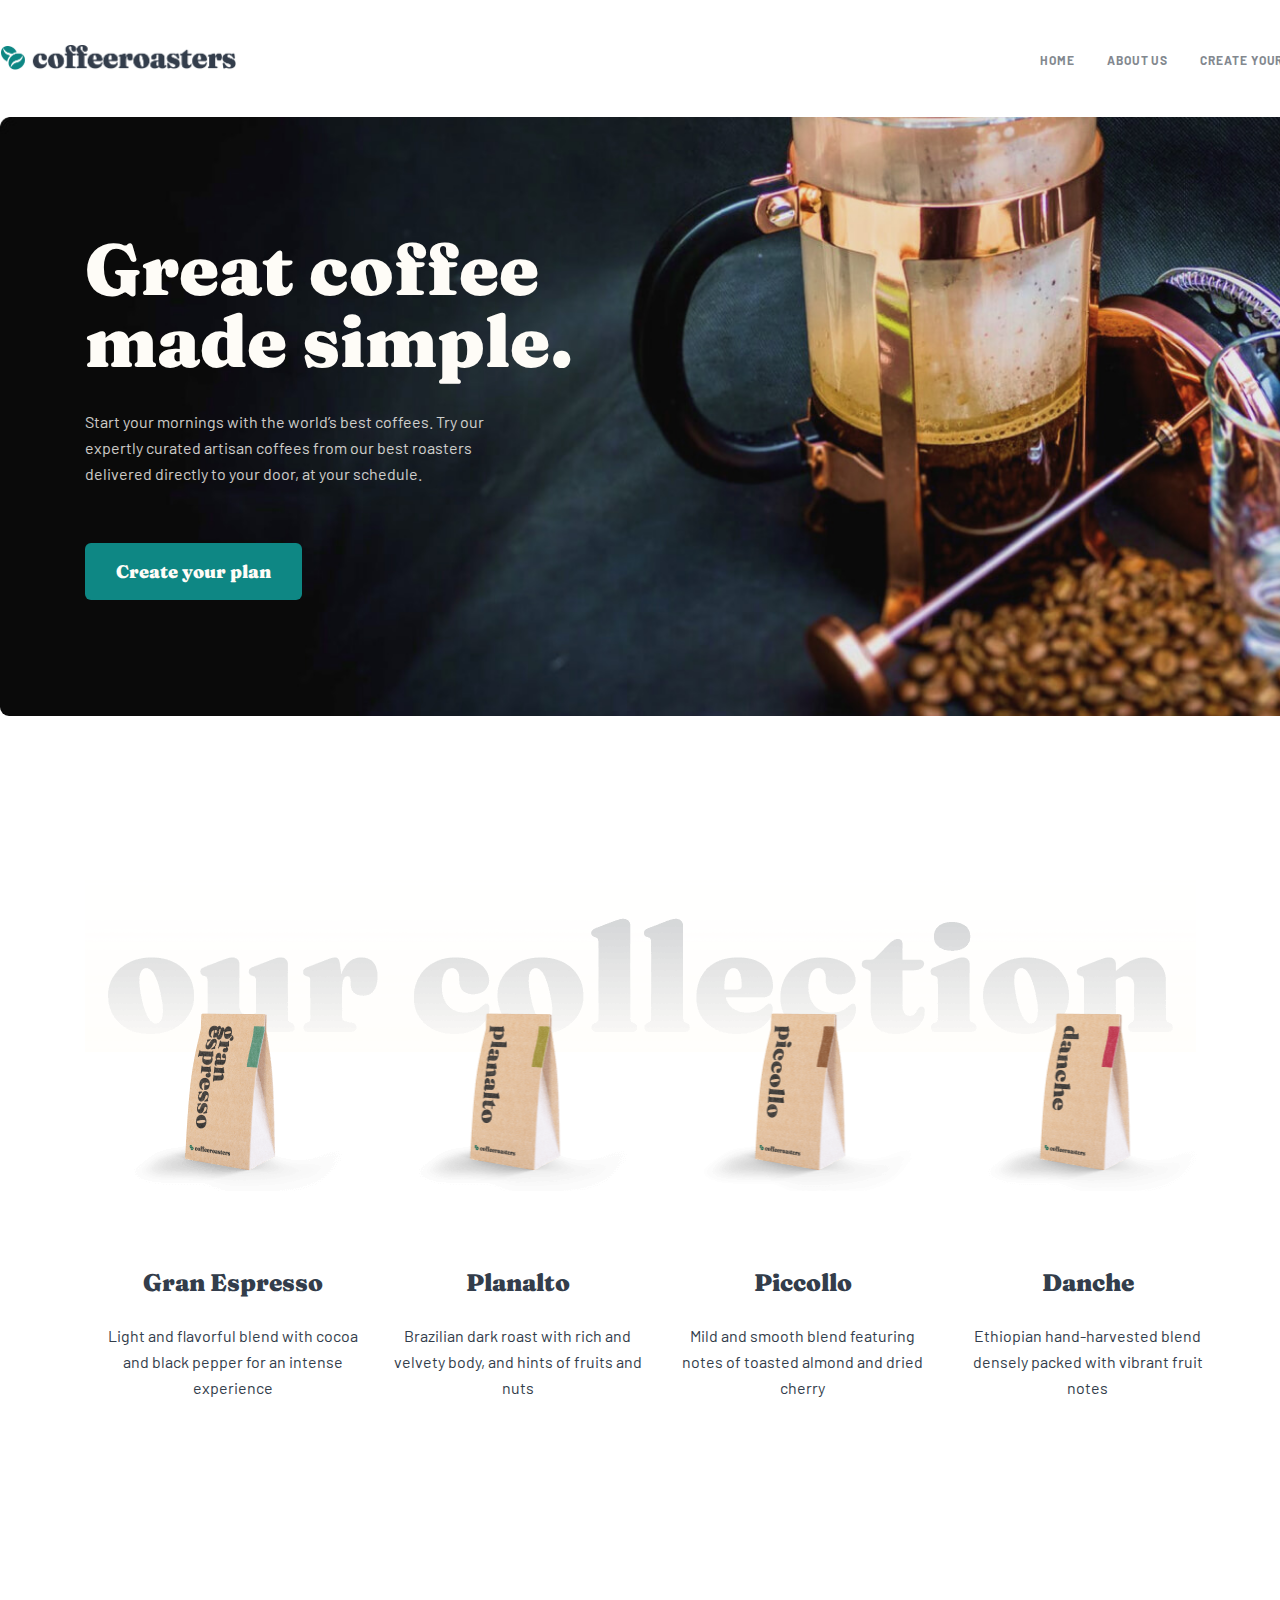
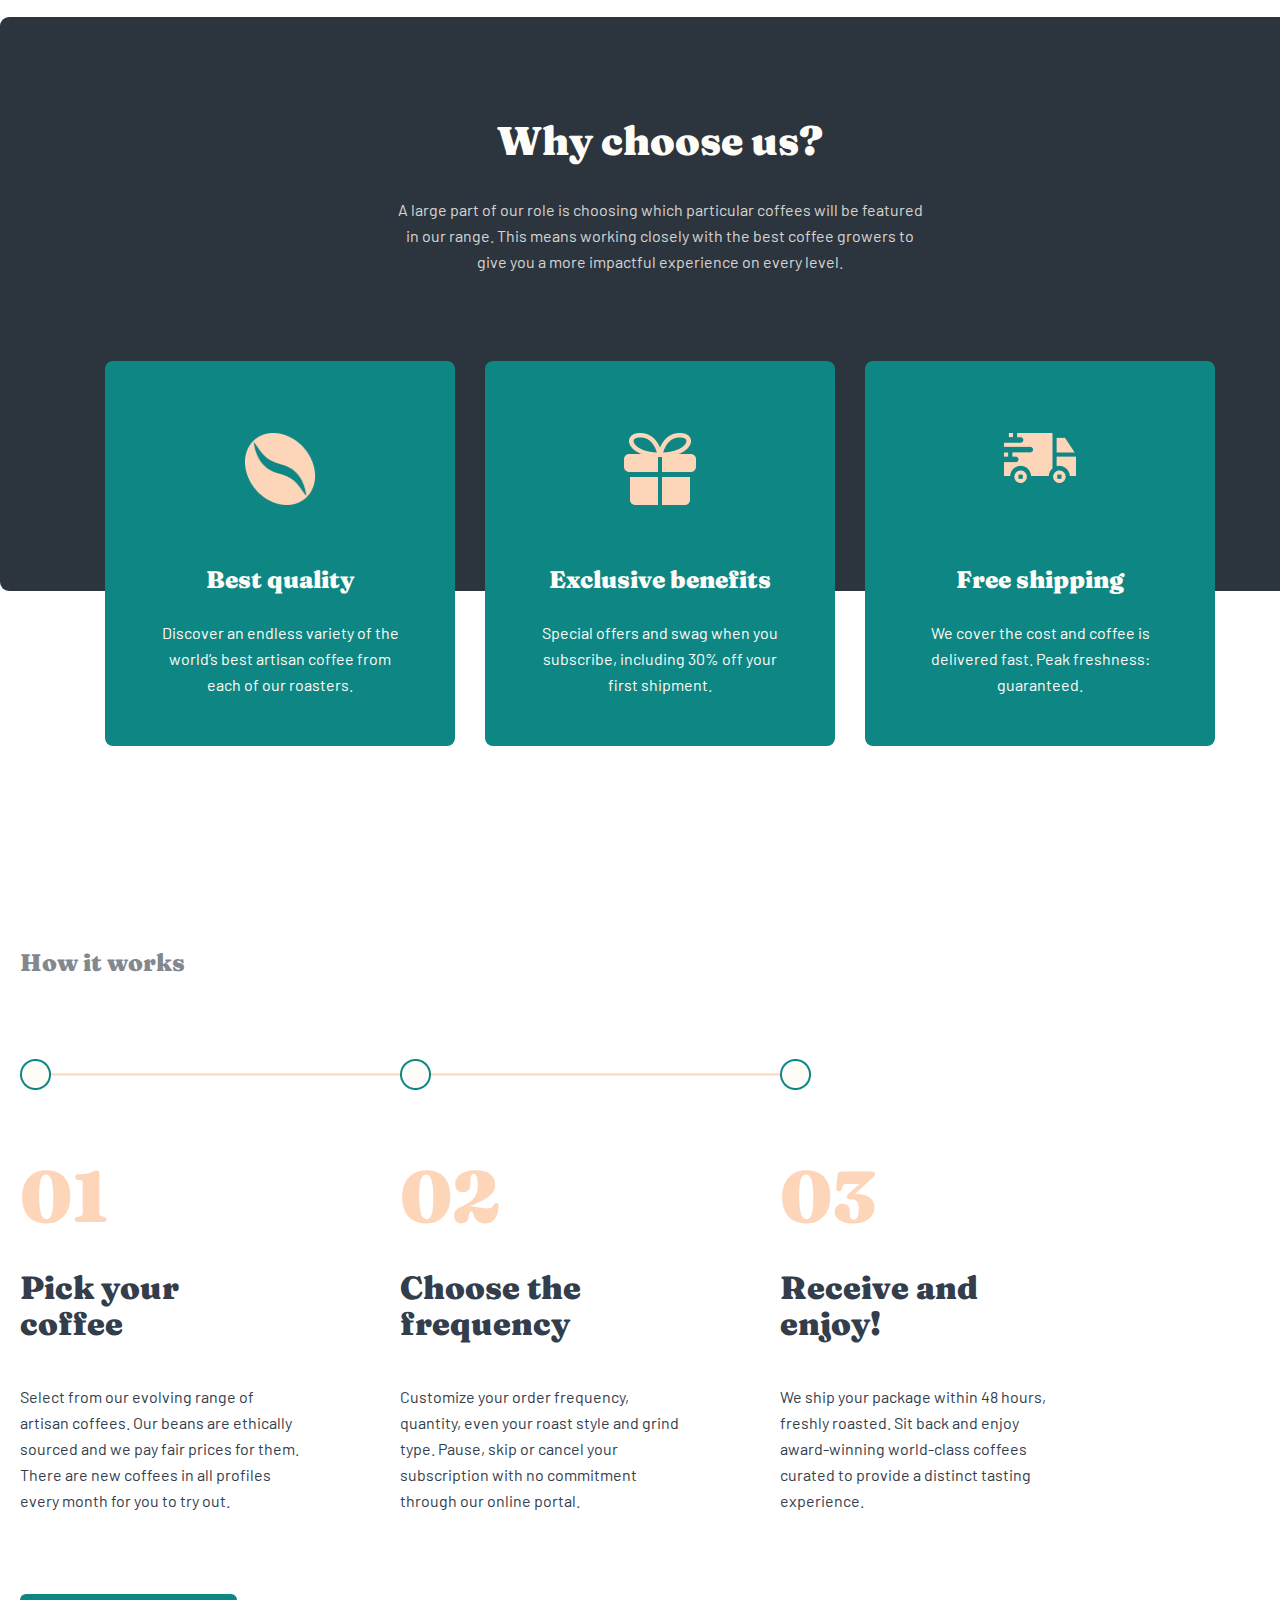
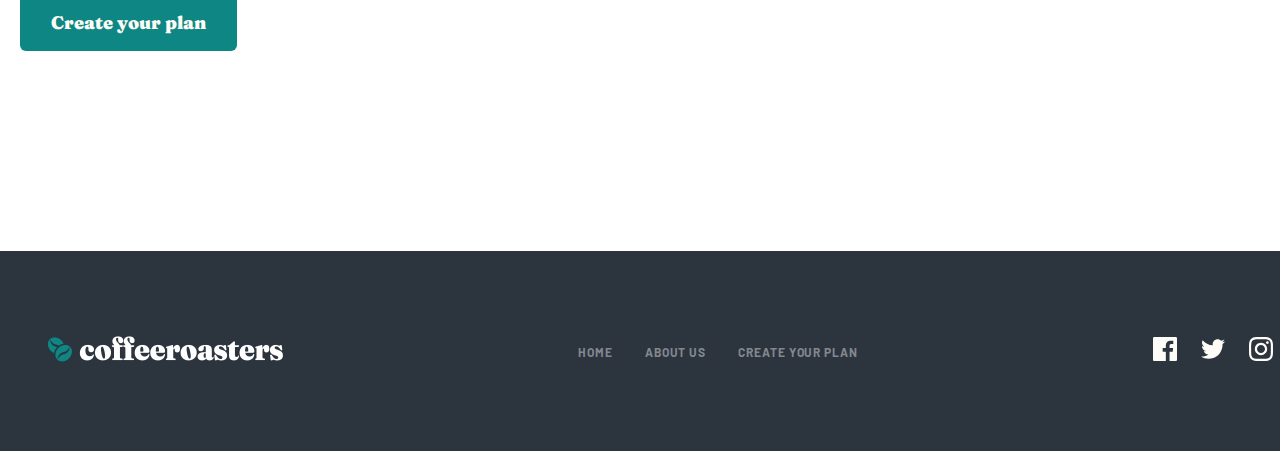
<file: index.html>
<!DOCTYPE html>
<html lang="en">
<head>
  <meta charset="UTF-8">
  <meta http-equiv="X-UA-Compatible" content="IE=edge">
  <meta name="viewport" content="width=device-width, initial-scale=1.0">
  <link rel="stylesheet" href="./css/main.css">
  <title>Coffeeroasters</title>
</head>
<body>

  <!-- !  HEADER   -->
  <header class="header">
    <div class="container header-container">

      <a href="#" class="logo-link">
        <img src="./image/foffeeroasters-logo.png" width="236" height="26" alt="coffeeroasters logo image" class="logo-img">
      </a>

      <nav class="site-nav">
        <ul class="site-nav-list">

          <li class="site-nav-item">
            <a class="site-nav-link" href="#">HOME</a>
          </li>

          <li class="site-nav-item">
            <a class="site-nav-link" href="./about-us.html">ABOUT US</a>
          </li>

          <li class="site-nav-item">
            <a class="site-nav-link" href="./subscribe.html">CREATE YOUR PLAN</a>
          </li>

        </ul>
      </nav>

    </div> 
  </header>


  <!-- !  MAIN   -->
  <main class="main">

    <!-- !  HERO   -->
    <section class="hero">
      <div class="container hero-container">

        <h1 class="hero-heading">Great coffee made simple.</h1>

        <p class="hero-desc">Start your mornings with the world’s best coffees. Try our expertly curated artisan coffees from our best roasters delivered directly to your door, at your schedule.</p>

        <button class="site-btn hero-btn">Create your plan</button>


      </div>
    </section>


    <!-- !  COLLECTION   -->
    <section class="collection">
      <div class="container collection-container">

        <ul class="collection-list">

          <li class="collection-item">

            <img class="collection-img" src="./image/espresso.png" width="255" height="193" alt="espress coffee package">
            <h3 class="collection-heading">Gran Espresso</h3>
            <p class="collection-desc">Light and flavorful blend with cocoa and black pepper for an intense experience</p>

          </li>

          <li class="collection-item">

            <img class="collection-img" src="./image/planalto-coffee.png" width="255" height="193" alt="Planalto coffee package">
            <h3 class="collection-heading">Planalto</h3>
            <p class="collection-desc">Brazilian dark roast with rich and velvety body, and hints of fruits and nuts</p>

          </li>

          <li class="collection-item">

            <img class="collection-img" src="./image/piccollo-coffee.png" width="255" height="193" alt="Piccollo coffee package">
            <h3 class="collection-heading">Piccollo</h3>
            <p class="collection-desc">Mild and smooth blend featuring notes of toasted almond and dried cherry</p>

          </li>

          <li class="collection-item">

            <img class="collection-img" src="./image/danche-cofffee.png" width="255" height="193" alt="Danche coffee package">
            <h3 class="collection-heading">Danche</h3>
            <p class="collection-desc">Ethiopian hand-harvested blend densely packed with vibrant fruit notes</p>

          </li>


        </ul>


      </div>
    </section>

    <!-- !  CHOOSING  -->
    <section class="choosing">
      <div class="container choosing-container">

        <h2 class="choosing-heading">Why choose us?</h2>
        <p class="choosing-desc">A large part of our role is choosing which particular coffees will be featured in our range. This means working closely with the best coffee growers to give you a more impactful experience on every level.</p>

        <ul class="choosing-list">

          <li class="choosing-item">
            <img src="./image/coffee-bean.png" width="72" height="72" alt="coffee bean">
            <h3 class="choosing-item-hesding">Best quality</h3>
            <p class="choosing-item-desc">Discover an endless variety of the world’s best artisan coffee from each of our roasters.</p>
          </li>

          <li class="choosing-item">
            <img src="./image/Combined-Shape.png" width="72" height="72" alt="Exclusive benefits">
            <h3 class="choosing-item-hesding">Exclusive benefits</h3>
            <p class="choosing-item-desc">Special offers and swag when you subscribe, including 30% off your first shipment.</p>
          </li>

          <li class="choosing-item">
            <img class="choosing-item-img" src="./image/free-shipping.png" width="72" height="50" alt="free shipping logo">
            <h3 class="choosing-item-hesding">Free shipping</h3>
            <p class="choosing-item-desc">We cover the cost and coffee is delivered fast. Peak freshness: guaranteed.</p>
          </li>

        
        </ul>

      </div>
    </section>


    <!-- !  WORKING  -->
    <section class="working">
      <div class="container working-container">

        <h2 class="working-heading">How it works</h2>

        <img src="./image/working-img.png" width="791" height="31" alt="decorative painting">

        <ol class="working-list">

          <li class="working-item">

            <strong class="working-item-number">01</strong>
            <h3 class="working-item-heading">Pick your <br> coffee</h3>
            <p class="working-item-desc">Select from our evolving range of artisan coffees. Our beans are ethically sourced and we pay fair prices for them. There are new coffees in all profiles every month for you to try out.</p>
            
          </li>

          <li class="working-item">

            <strong class="working-item-number">02</strong>
            <h3 class="working-item-heading">Choose the frequency</h3>
            <p class="working-item-desc">Customize your order frequency, quantity, even your roast style and grind type. Pause, skip or cancel your subscription with no commitment through our online portal.</p>
            
          </li>

          <li class="working-item">

            <strong class="working-item-number">03</strong>
            <h3 class="working-item-heading">Receive and enjoy!</h3>
            <p class="working-item-desc">We ship your package within 48 hours, freshly roasted. Sit back and enjoy award-winning world-class coffees curated to provide a distinct tasting experience.</p>
            
          </li>

        </ol>

        <button class="site-btn working-btn">Create your plan</button>


      </div>
    </section>



  </main>


  <!-- !  FOOTER   -->
  <footer class="footer">
    <div class="container footer-container">

      <a class="footer-logo-link" href="#">
        <img src="./image/coffeeroasters-logo2.png" width="236" height="26" alt="coffeeroasters logo">
      </a>
      
      <nav class="footer-nav">
        <ul class="footer-nav-list">

          <li class="footer-nav-item">
            <a class="footer-nav-link" href="#">HOME</a>
          </li>

          <li class="footer-nav-item">
            <a class="footer-nav-link" href="./about-us.html">ABOUT US</a>
          </li>

          <li class="footer-nav-item">
            <a class="footer-nav-link" href="./subscribe.html">CREATE YOUR PLAN</a>
          </li>

        </ul>
      </nav>

      <div class="footer-likns">
        
        <a class="footer-link" href="#">
          <img src="./image/facebook-logo.svg" width="24" height="24" alt="facebook logo">
        </a>

        <a href="#">
          <img src="./image/twet.svg" width="24" height="20" alt="twitter logo">
        </a>

        <a href="#">
          <img src="./image/insta.svg" width="24" height="24" alt="instagram logo">
        </a>
      </div>
      

    </div>
  </footer>


</body>
</html>
</file>
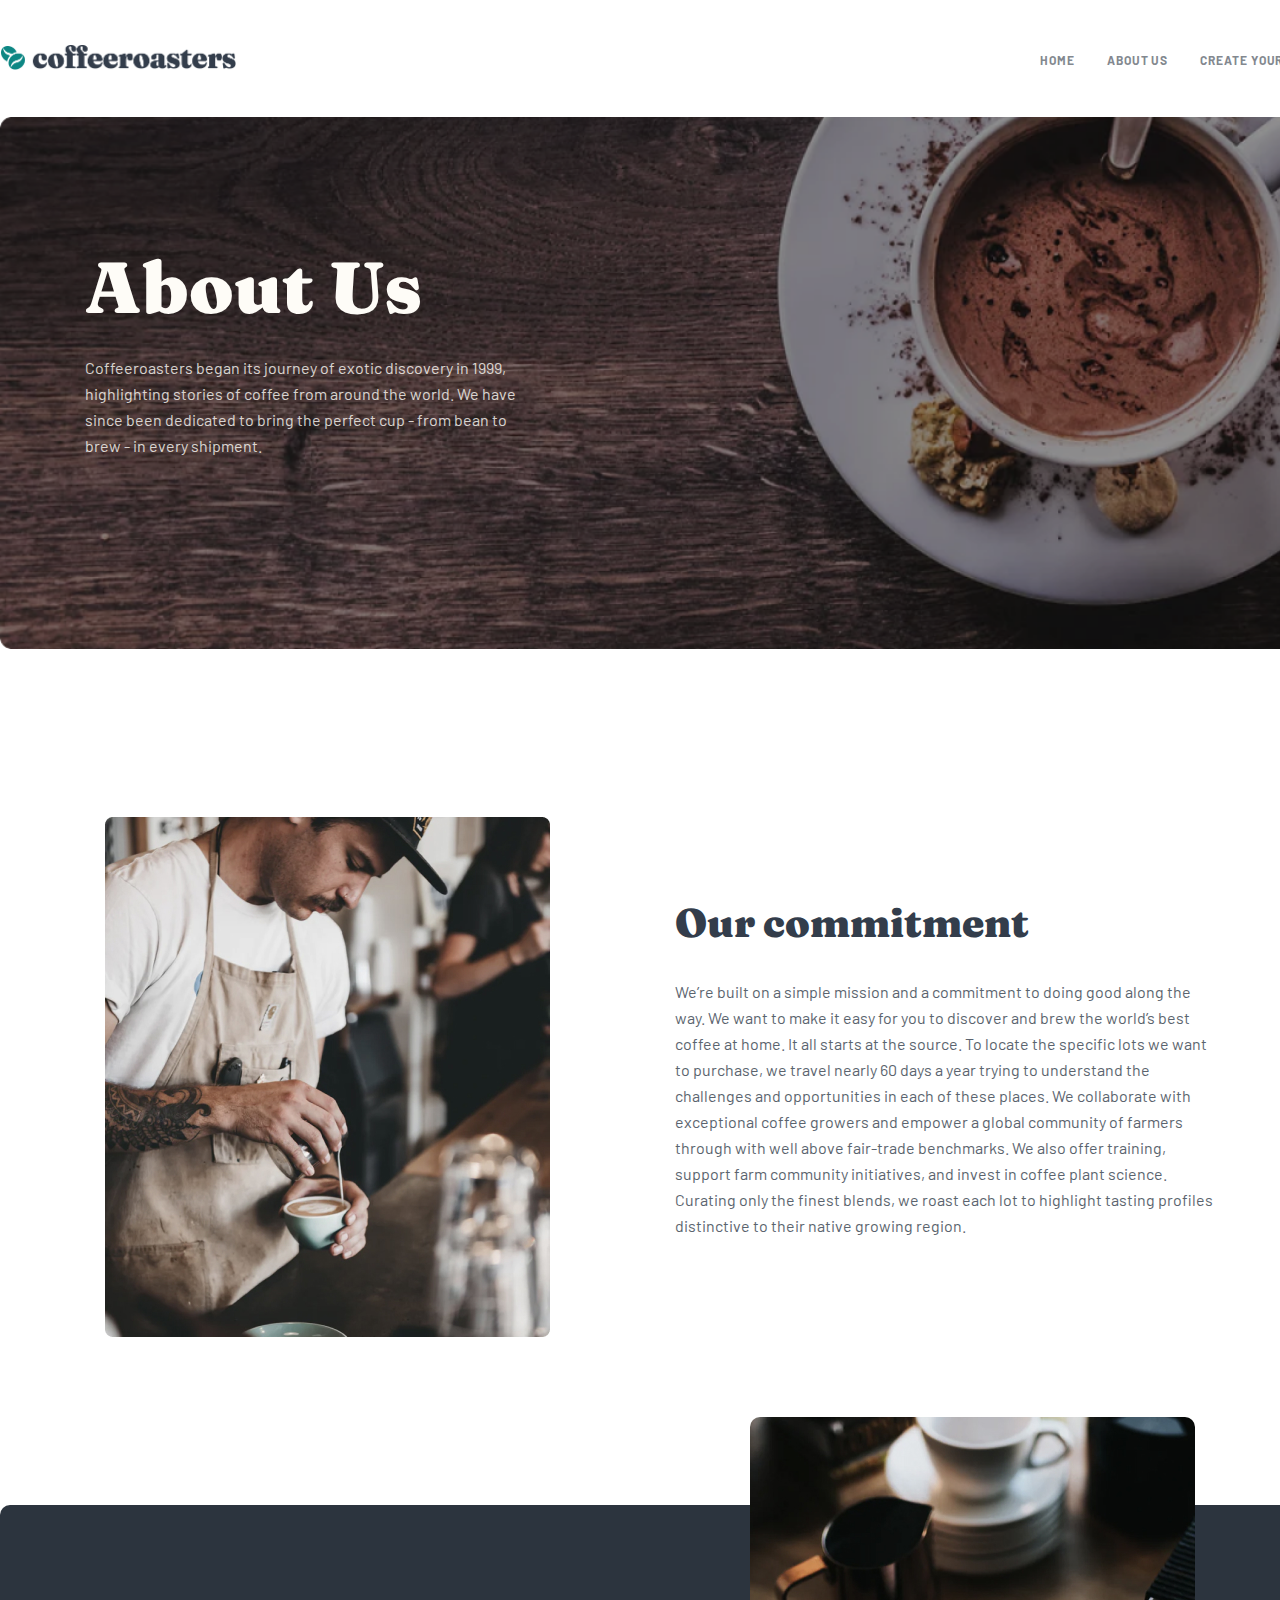
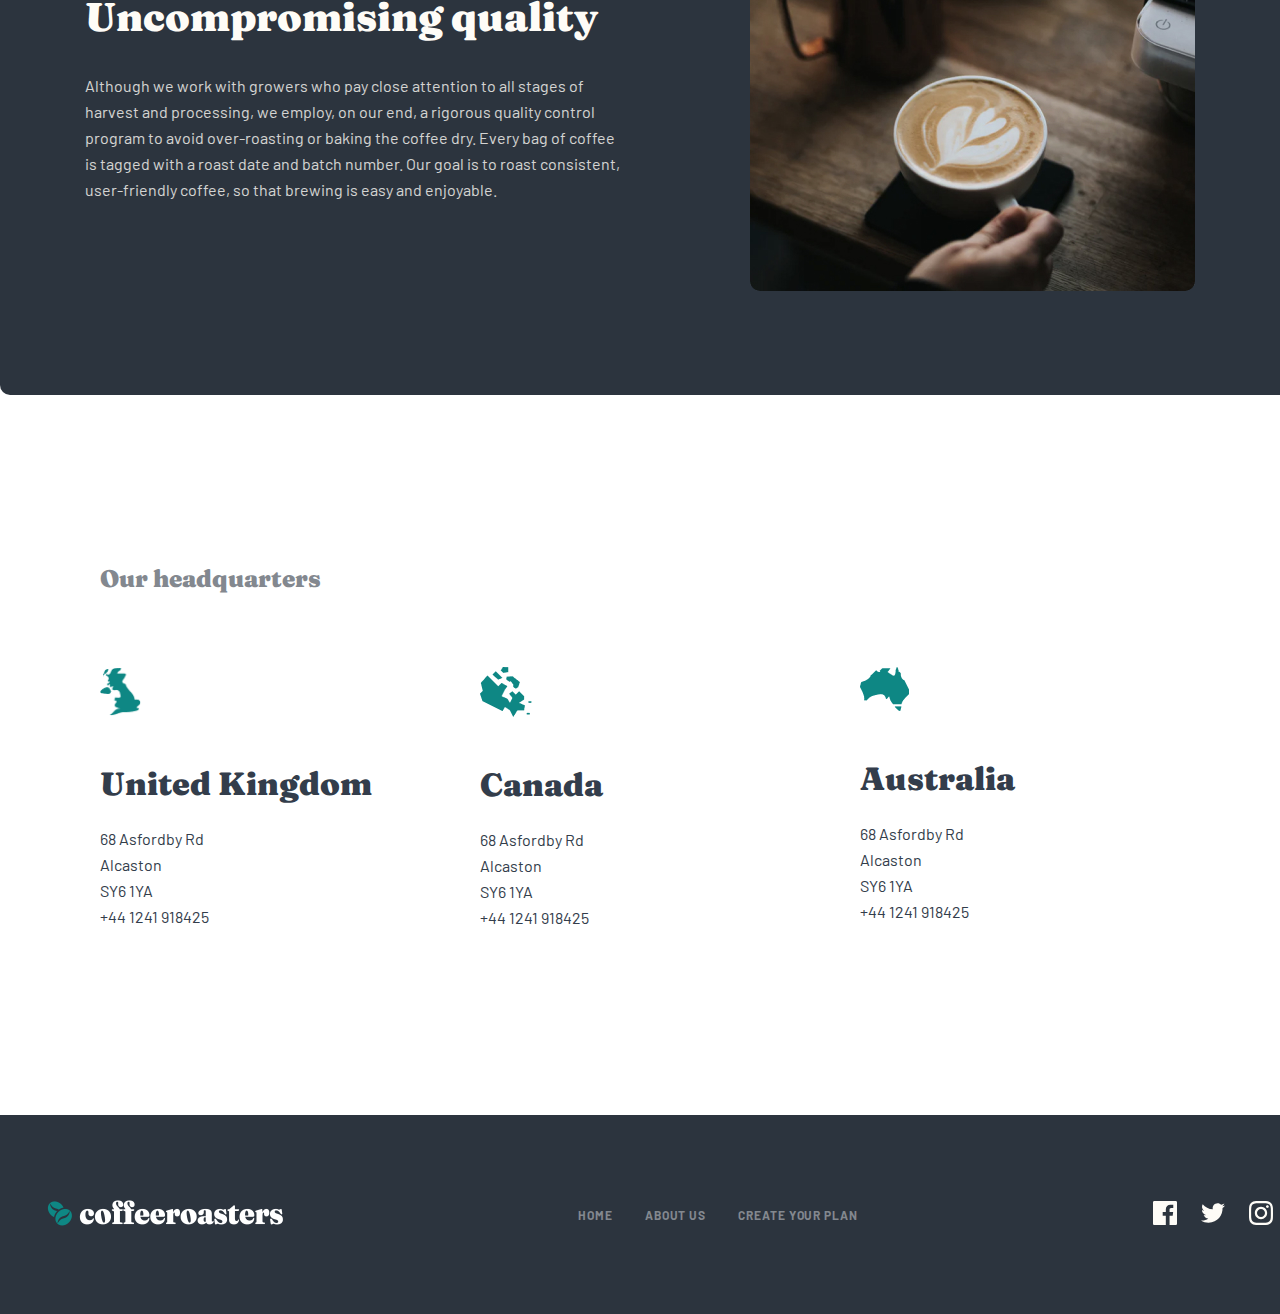
<file: about-us.html>
<!DOCTYPE html>
<html lang="en">
<head>
  <meta charset="UTF-8">
  <meta http-equiv="X-UA-Compatible" content="IE=edge">
  <meta name="viewport" content="width=device-width, initial-scale=1.0">
  <link rel="stylesheet" href="./css/main.css">
  <title>About Us</title>
</head>
<body>
   <!-- !  HEADER   -->
    <header class="header">
      <div class="container header-container">

        <a href="#" class="logo-link">
          <img src="./image/foffeeroasters-logo.png" width="236" height="26" alt="coffeeroasters logo image" class="logo-img">
        </a>

        <nav class="site-nav">
          <ul class="site-nav-list">

            <li class="site-nav-item">
              <a class="site-nav-link" href="./index.html">HOME</a>
            </li>

            <li class="site-nav-item">
              <a class="site-nav-link" href="#">ABOUT US</a>
            </li>

            <li class="site-nav-item">
              <a class="site-nav-link" href="./subscribe.html">CREATE YOUR PLAN</a>
            </li>

          </ul>
        </nav>

      </div> 
    </header>

    <main class="main">


      <!-- !  ABOUT  -->
      <section class="about">
        <div class="container about-container">

          <h2 class="hero-heading">About Us</h2>
          <p class="hero-desc">Coffeeroasters began its journey of exotic discovery in 1999, highlighting stories of coffee from around the world. We have since been dedicated to bring the perfect cup - from bean to brew - in every shipment.</p>

        </div>
      </section>

      <!-- !  COMMITMENT -->
      <section class="commitment">
        <div class="container commitment-container">

          <img src="./image/commitment-img.jpg" width="445" height="520" alt="a man is making coffee">

          <div class="commitment-right">
            <h3 class="commitment-heading">Our commitment</h3>
            <p class="commitment-desc">We’re built on a simple mission and a commitment to doing good along the way. We want to make it easy for you to discover and brew the world’s best coffee at home. It all starts at the source. To locate the specific lots we want to purchase, we travel nearly 60 days a year trying to understand the challenges and opportunities in each of these places. We collaborate with exceptional coffee growers and empower a global community of farmers through with well above fair-trade benchmarks. We also offer training, support farm community initiatives, and invest in coffee plant science. Curating only the finest blends, we roast each lot to highlight tasting profiles distinctive to their native growing region.</p>
          </div>
 

        </div>
      </section>

      <!-- ! QUALITY  -->
      <section class="quality">
        <div class="container quality-container">

          <div class="quality-left">
            <h3 class="quality-heading">Uncompromising quality</h3>
            <p class="quality-desc">Although we work with growers who pay close attention to all stages of harvest and processing, we employ, on our end, a rigorous quality control program to avoid over-roasting or baking the coffee dry. Every bag of coffee is tagged with a roast date and batch number. Our goal is to roast consistent, user-friendly coffee, so that brewing is easy and enjoyable.</p>
          </div>

          <img src="./image/quality-img.jpg" alt="coffee image" width="445" height="474" class="quality-img">

        </div>
      </section>

      <!-- !  LOCATION   -->
      <section class="location">
        <div class="container location-container">

          <h2 class="location-heading">Our headquarters</h2>

          <ul class="location-list">

            <li class="location-item">
              <img src="./image/map-uk.png" width="41" height="49" alt="map uk">
              <h3 class="location-item-heading">United Kingdom</h3>
              <ul class="location-info-list">
                <li class="location-info-item">68  Asfordby Rd</li>
                <li class="location-info-item">Alcaston</li>
                <li class="location-info-item">SY6 1YA</li>
                <li class="location-info-item">+44 1241 918425</li>
              </ul>
            </li>

            <li class="location-item">
              <img src="./image/map-canada.png" width="52" height="50" alt="map canada">
              <h3 class="location-item-heading">Canada</h3>
              <ul class="location-info-list">
                <li class="location-info-item">68  Asfordby Rd</li>
                <li class="location-info-item">Alcaston</li>
                <li class="location-info-item">SY6 1YA</li>
                <li class="location-info-item">+44 1241 918425</li>
              </ul>
            </li>

            <li class="location-item">
              <img src="./image/map-australia.png" width="49" height="44" alt="map uk">
              <h3 class="location-item-heading">Australia</h3>
              <ul class="location-info-list">
                <li class="location-info-item">68  Asfordby Rd</li>
                <li class="location-info-item">Alcaston</li>
                <li class="location-info-item">SY6 1YA</li>
                <li class="location-info-item">+44 1241 918425</li>
              </ul>
            </li>

          </ul>

        </div>
      </section>


    </main>


    <!-- !  FOOTER   -->
    <footer class="footer">
      <div class="container footer-container">
  
        <a class="footer-logo-link" href="#">
          <img src="./image/coffeeroasters-logo2.png" width="236" height="26" alt="coffeeroasters logo">
        </a>
        
        <nav class="footer-nav">
          <ul class="footer-nav-list">
  
            <li class="footer-nav-item">
              <a class="footer-nav-link" href="./index.html">HOME</a>
            </li>
  
            <li class="footer-nav-item">
              <a class="footer-nav-link" href="#">ABOUT US</a>
            </li>
  
            <li class="footer-nav-item">
              <a class="footer-nav-link" href="./subscribe.html">CREATE YOUR PLAN</a>
            </li>
  
          </ul>
        </nav>
  
        <div class="footer-likns">
          
          <a class="footer-link" href="#">
            <img src="./image/facebook-logo.svg" width="24" height="24" alt="facebook logo">
          </a>
  
          <a href="#">
            <img src="./image/twet.svg" width="24" height="20" alt="twitter logo">
          </a>
  
          <a href="#">
            <img src="./image/insta.svg" width="24" height="24" alt="instagram logo">
          </a>
        </div>
        
  
      </div>
    </footer>
  
</body>
</html>
</file>
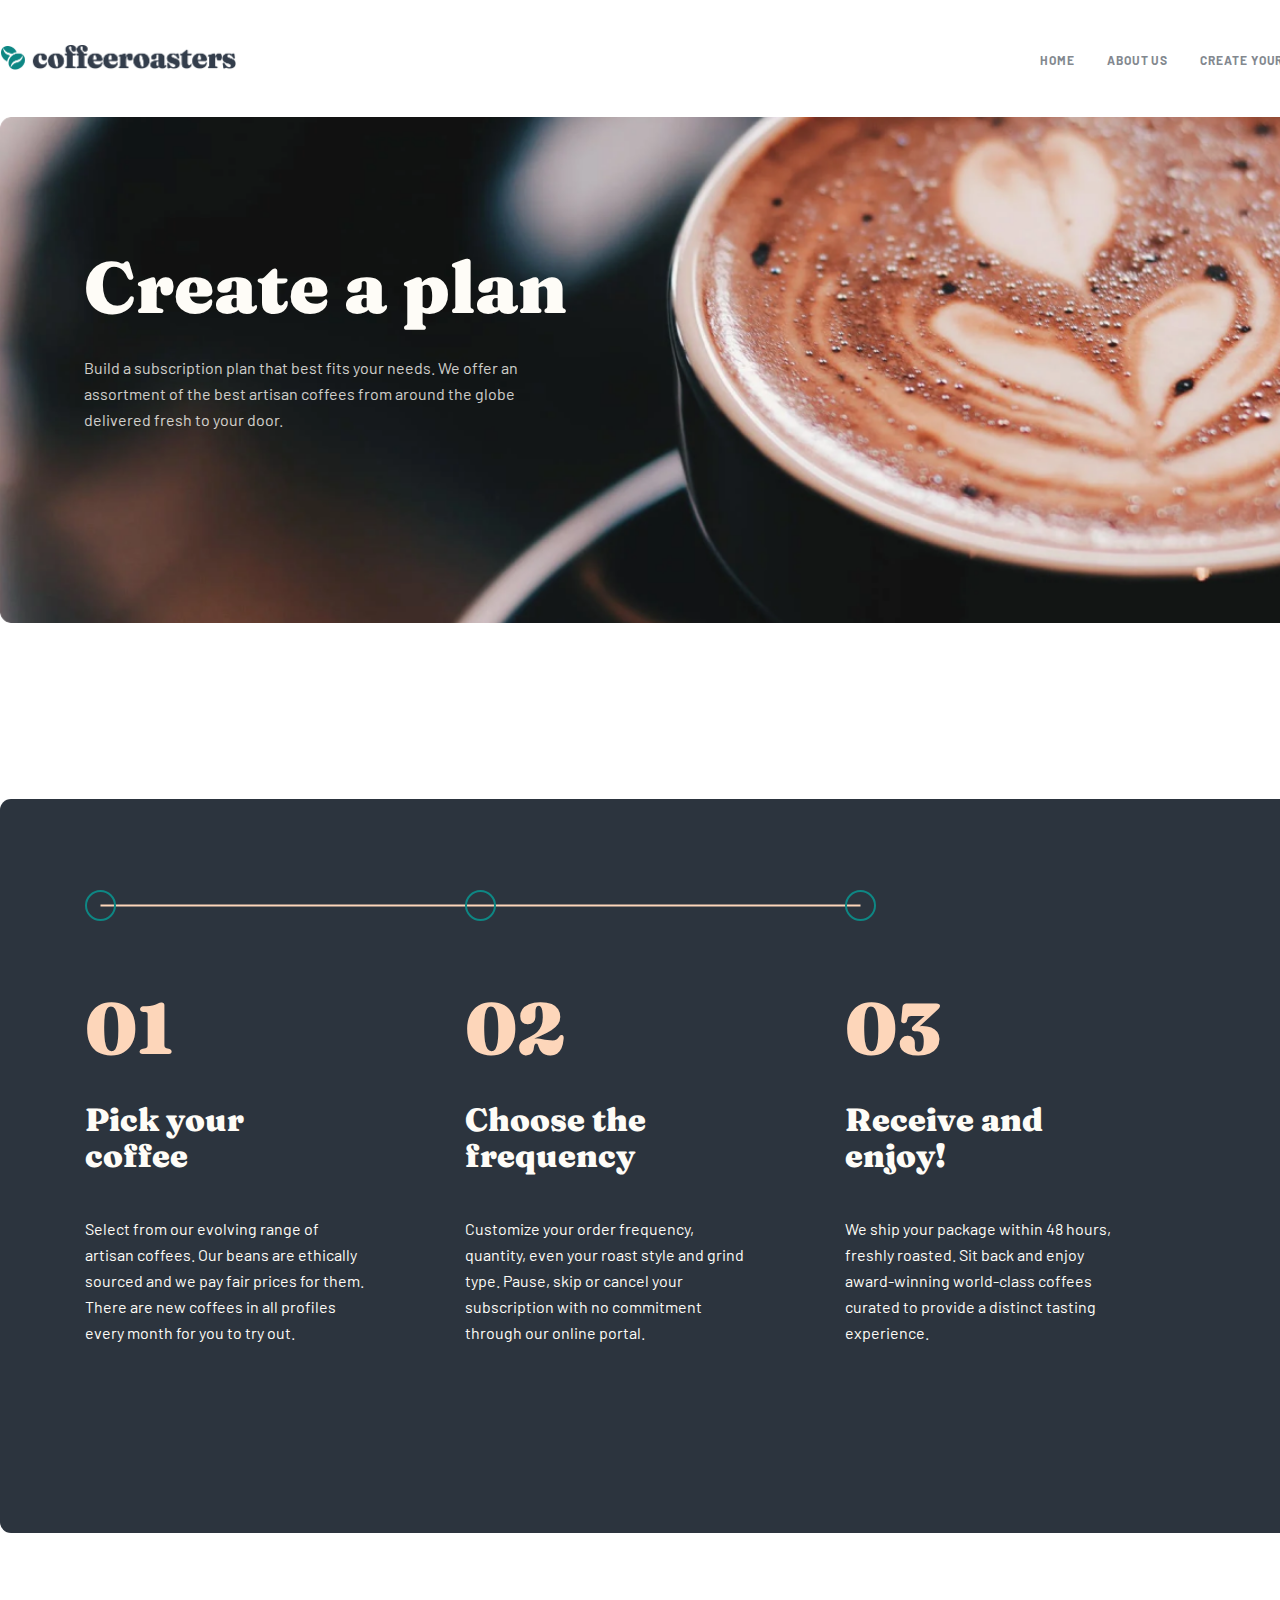
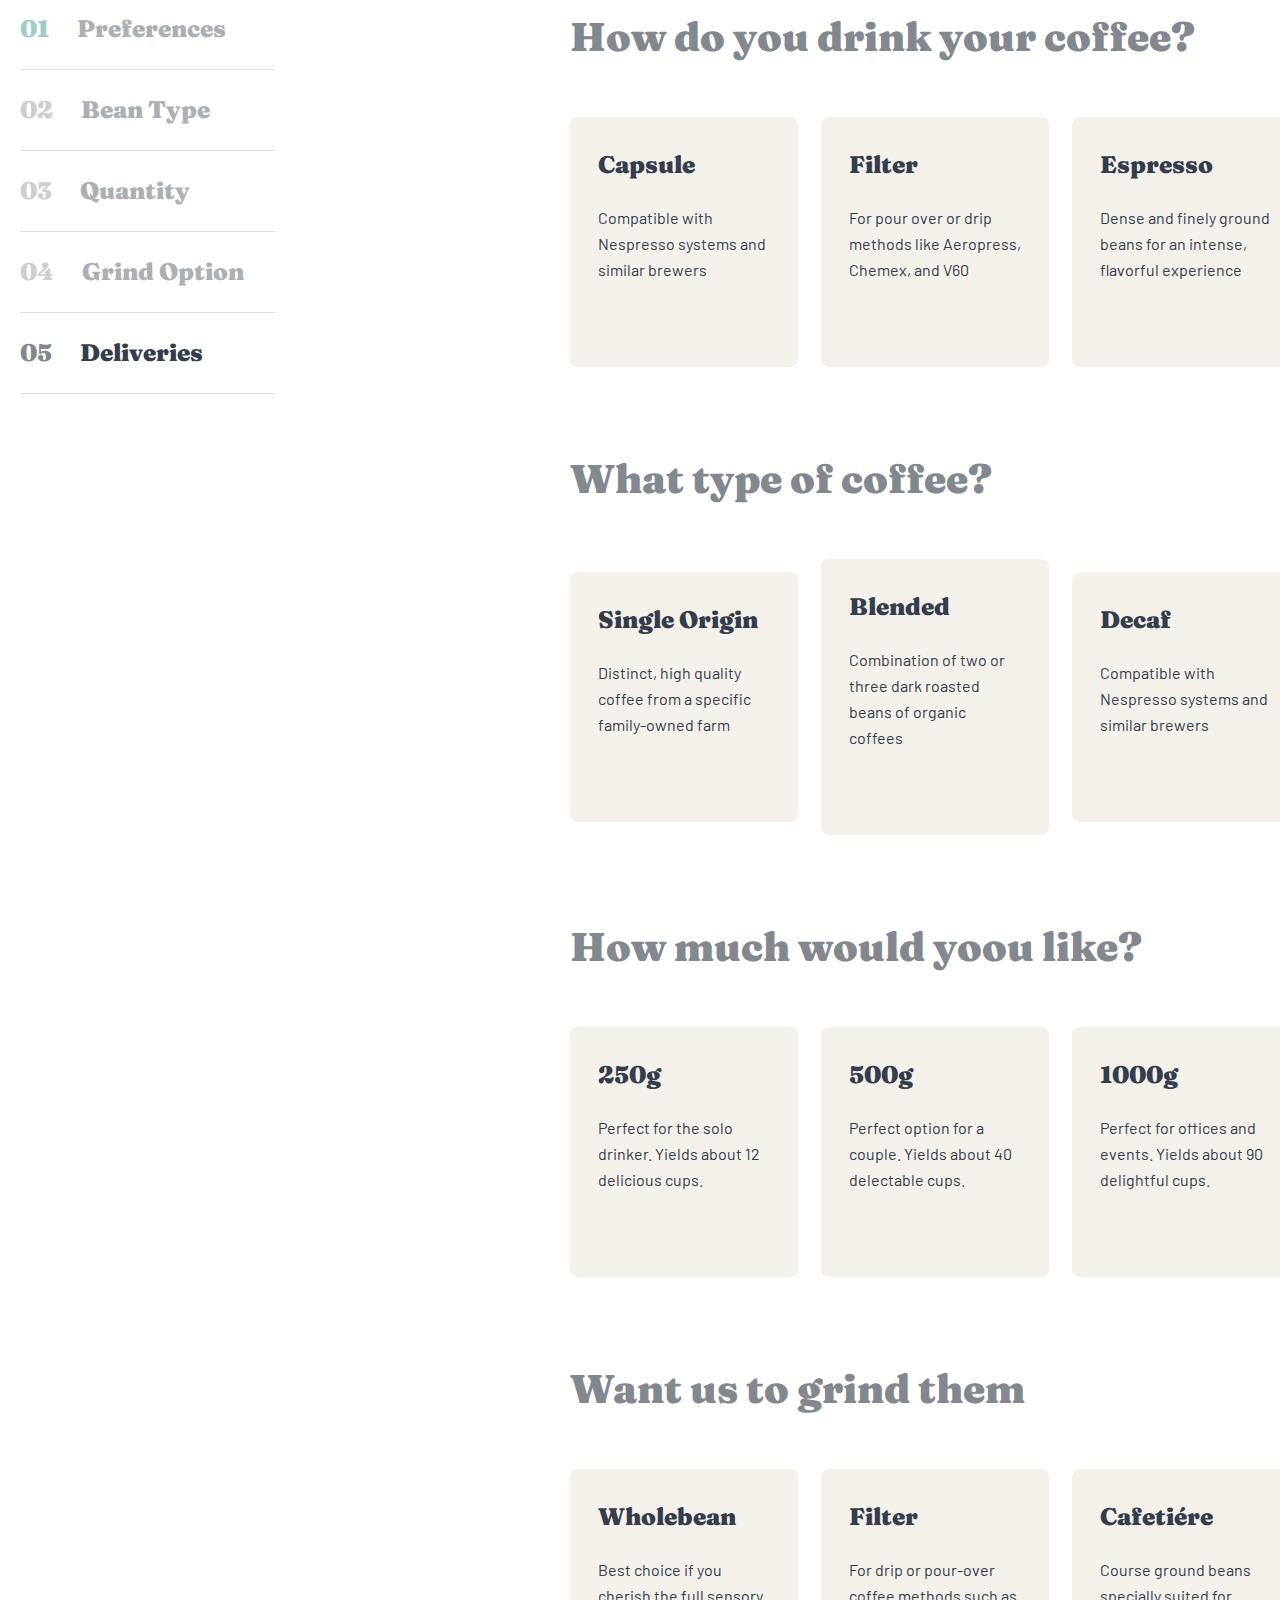
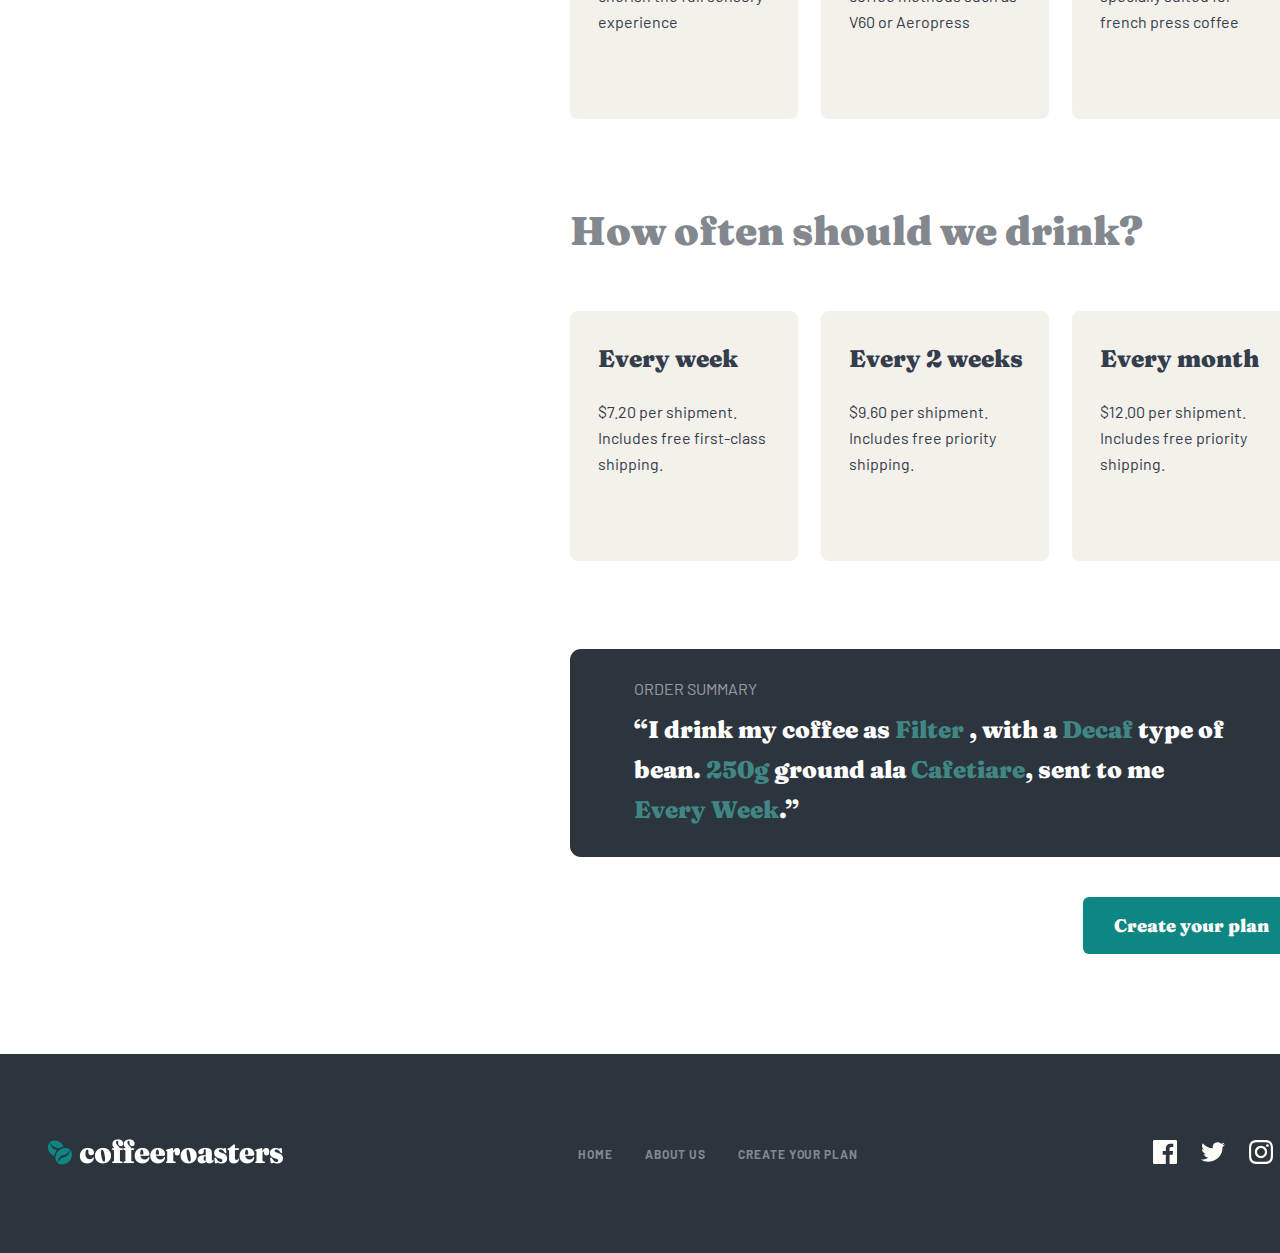
<file: subscribe.html>
<!DOCTYPE html>
<html lang="en">
<head>
  <meta charset="UTF-8">
  <meta http-equiv="X-UA-Compatible" content="IE=edge">
  <meta name="viewport" content="width=device-width, initial-scale=1.0">
  <link rel="stylesheet" href="./css/main.css">
  <title>Subscribe</title>
</head>
<body>

   <!-- !  HEADER   -->
   <header class="header">
    <div class="container header-container">

      <a href="#" class="logo-link">
        <img src="./image/foffeeroasters-logo.png" width="236" height="26" alt="coffeeroasters logo image" class="logo-img">
      </a>

      <nav class="site-nav">
        <ul class="site-nav-list">

          <li class="site-nav-item">
            <a class="site-nav-link" href="./index.html">HOME</a>
          </li>

          <li class="site-nav-item">
            <a class="site-nav-link" href="./about-us.html">ABOUT US</a>
          </li>

          <li class="site-nav-item">
            <a class="site-nav-link" href="#">CREATE YOUR PLAN</a>
          </li>

        </ul>
      </nav>

    </div> 
  </header>


  <!-- !  MAIN -->
  <main class="main">

    <section class="create">
      <div class="container create__container">
        <h2 class="hero-heading">Create a plan</h2>
        <p class="hero-desc">Build a subscription plan that best fits your needs. We offer an assortment of the best artisan coffees from around the globe delivered fresh to your door.</p>
      </div>
    </section>

    <section class="works">
      <div class="container works__container">

        
        <img src="./image/works-img.svg" width="791" height="31" alt="decorative painting">

        <ol class="working-list">

          <li class="working-item">

            <strong class="working-item-number">01</strong>
            <h3 class="working-item-heading works__heading--color">Pick your <br> coffee</h3>
            <p class="working-item-desc works__desc--color">Select from our evolving range of artisan coffees. Our beans are ethically sourced and we pay fair prices for them. There are new coffees in all profiles every month for you to try out.</p>
            
          </li>

          <li class="working-item">

            <strong class="working-item-number">02</strong>
            <h3 class="working-item-heading works__heading--color">Choose the frequency</h3>
            <p class="working-item-desc works__desc--color">Customize your order frequency, quantity, even your roast style and grind type. Pause, skip or cancel your subscription with no commitment through our online portal.</p>
            
          </li>

          <li class="working-item">

            <strong class="working-item-number">03</strong>
            <h3 class="working-item-heading works__heading--color">Receive and enjoy!</h3>
            <p class="working-item-desc works__desc--color">We ship your package within 48 hours, freshly roasted. Sit back and enjoy award-winning world-class coffees curated to provide a distinct tasting experience.</p>
            
          </li>

        </ol>

      </div>
    </section>

    <!-- !  ORDERING -->
    <section class="ordering">
      <div class="container ordering__container">

        <ol class="ordering__list">

          <li class="ordering__item">
            <p class="ordering__item-number ordering__item-number--color">01</p>
            <a href="#form-preferences" class="ordering__item-link">Preferences</a>
          </li>

          <li class="ordering__item">
            <p class="ordering__item-number">02</p>
            <a href="#form-type" class="ordering__item-link">Bean Type</a>
          </li>

          <li class="ordering__item">
            <p class="ordering__item-number">03</p>
            <a href="#form-quantity" class="ordering__item-link">Quantity</a>
          </li>

          <li class="ordering__item">
            <p class="ordering__item-number">04</p>
            <a href="#form-option" class="ordering__item-link">Grind Option</a>
          </li>

          <li class="ordering__item">
            <p class="ordering__item-number ordering__item-number--color-twe">05</p>
            <a href="#form-deliveries" class="ordering__item-link ordering__item-link--color">Deliveries</a>
          </li>

        </ol>


        <form class="ordering__form" action="https://echo.htmlacademy.ru/" method="post">

          <div id="form-preferences" class="ordreing__form-preferences">
            <h2 class="ordring__form-heading">How do you drink your coffee?</h2>

            <div class="ordering__form-value">

              <label>
              
                <input class="visually-hidden" type="radio" name="how_drink" value="capsule">
                <div class="ordring__form-custom">
                  <h3 class="ordring__form-title">Capsule</h3>
                  <p class="ordring__form-desc">Compatible with Nespresso systems and similar brewers</p>
  
                </div>
                
              </label>
  
              <label>
                
                <input class="visually-hidden" type="radio" name="how_drink" value="filter">
                <div class="ordring__form-custom">
                  <h3 class="ordring__form-title">Filter</h3>
                  <p class="ordring__form-desc">For pour over or drip methods like Aeropress, Chemex, and V60</p>
  
                </div>
                
              </label>
  
              <label>
                
                <input class="visually-hidden" type="radio" name="how_drink" value="espresso">
                <div class="ordring__form-custom">
                  <h3 class="ordring__form-title">Espresso</h3>
                  <p class="ordring__form-desc">Dense and finely ground beans for an intense, flavorful experience</p>
                </div>
                
              </label>

            </div>

          </div>


          <div id="form-type" class="ordreing__form-type">
            <h2 class="ordring__form-heading">What type of coffee?</h2>

            <div class="ordering__form-value">

              <label>
              
                <input class="visually-hidden" type="radio" name="coffee_type" value="single_origin">
                <div class="ordring__form-custom">
                  <h3 class="ordring__form-title">Single Origin</h3>
                  <p class="ordring__form-desc">Distinct, high quality coffee from a specific family-owned farm</p>
  
                </div>
                
              </label>
  
              <label>
                
                <input class="visually-hidden" type="radio" name="coffee_type" value="blended">
                <div class="ordring__form-custom">
                  <h3 class="ordring__form-title">Blended</h3>
                  <p class="ordring__form-desc">Combination of two or three dark roasted beans of organic coffees</p>
  
                </div>
                
              </label>
  
              <label>

                <input class="visually-hidden" type="radio" name="coffee_type" value="decaf">
                <div class="ordring__form-custom">
                  <h3 class="ordring__form-title">Decaf</h3>
                  <p class="ordring__form-desc">Compatible with Nespresso systems and similar brewers</p>
                </div>
                
              </label>

            </div>
 
          </div>


          <div id="form-quantity" class="ordreing__form-quantity">
            <h2 class="ordring__form-heading">How much would yoou like?</h2>

            <div class="ordering__form-value">

              <label>
              
                <input class="visually-hidden" type="radio" name="coffe_quantity" value="250g">
                <div class="ordring__form-custom">
                  <h3 class="ordring__form-title">250g</h3>
                  <p class="ordring__form-desc">Perfect for the solo drinker. Yields about 12 delicious cups.</p>
  
                </div>
                
              </label>
  
              <label>
                
                <input class="visually-hidden" type="radio" name="coffe_quantity" value="500g">
                <div class="ordring__form-custom">
                  <h3 class="ordring__form-title">500g</h3>
                  <p class="ordring__form-desc">Perfect option for a couple. Yields about 40 delectable cups.</p>
  
                </div>
                
              </label>
  
              <label>

                <input class="visually-hidden" type="radio" name="coffe_quantity" value="1000g">
                <div class="ordring__form-custom">
                  <h3 class="ordring__form-title">1000g</h3>
                  <p class="ordring__form-desc">Perfect for offices and events. Yields about 90 delightful cups.</p>
                </div>
                
              </label>

            </div>
 
          </div>


          <div id="form-option" class="ordreing__form-option">
            <h2 class="ordring__form-heading">Want us to grind them</h2>

            <div class="ordering__form-value">

              <label>
              
                <input class="visually-hidden" type="radio" name="grind_option" value="wholebean">
                <div class="ordring__form-custom">
                  <h3 class="ordring__form-title">Wholebean</h3>
                  <p class="ordring__form-desc">Best choice if you cherish the full sensory experience</p>
  
                </div>
                
              </label>
  
              <label>
                
                <input class="visually-hidden" type="radio" name="grind_option" value="filter">
                <div class="ordring__form-custom">
                  <h3 class="ordring__form-title">Filter</h3>
                  <p class="ordring__form-desc">For drip or pour-over coffee methods such as V60 or Aeropress</p>
  
                </div>
                
              </label>
  
              <label>

                <input class="visually-hidden" type="radio" name="grind_option" value="cafetiére">
                <div class="ordring__form-custom">
                  <h3 class="ordring__form-title">Cafetiére</h3>
                  <p class="ordring__form-desc"> Course ground beans specially suited for french press coffee</p>
                </div>
                
              </label>

            </div>
 
          </div>


          <div id="form-deliveries" class="ordreing__form-deliveries">
            <h2 class="ordring__form-heading">How often should we drink?</h2>

            <div class="ordering__form-value">

              <label>
              
                <input class="visually-hidden" type="radio" name="deliveries" value="every_week">
                <div class="ordring__form-custom">
                  <h3 class="ordring__form-title">Every week</h3>
                  <p class="ordring__form-desc">$7.20 per shipment. Includes free first-class shipping.</p>
  
                </div>
                
              </label>
  
              <label>
                
                <input class="visually-hidden" type="radio" name="deliveries" value="every_2_weeks">
                <div class="ordring__form-custom ordring__form-custom--padding">
                  <h3 class="ordring__form-title">Every 2 weeks</h3>
                  <p class="ordring__form-desc">$9.60 per shipment. Includes free priority shipping.</p>
  
                </div>
                
              </label>
  
              <label>

                <input class="visually-hidden" type="radio" name="deliveries" value="every_month">
                <div class="ordring__form-custom">
                  <h3 class="ordring__form-title">Every month</h3>
                  <p class="ordring__form-desc">$12.00 per shipment. Includes free priority shipping.</p>
                </div>
                
              </label>

            </div>
 

          </div>

          <div class="ordering__form-info">
            <h3 class="ordering__form-info-title">Order Summary</h3>
            <p class="ordering__form-info-desc">“I drink my coffee as <span class="color">Filter</span> , with a <span class="color">Decaf</span> type of bean. <span class="color">250g</span> ground ala <span class="color">Cafetiare</span>, sent to me <span class="color">Every Week</span>.”</p>
          </div>


          <button class="site-btn ordering__form--btn">Create your plan</button>
        </form>

      </div>
    </section>

  </main>
  
  <!-- !  FOOTER   -->
  <footer class="footer">
    <div class="container footer-container">

      <a class="footer-logo-link" href="#">
        <img src="./image/coffeeroasters-logo2.png" width="236" height="26" alt="coffeeroasters logo">
      </a>
      
      <nav class="footer-nav">
        <ul class="footer-nav-list">

          <li class="footer-nav-item">
            <a class="footer-nav-link" href="./index.html">HOME</a>
          </li>

          <li class="footer-nav-item">
            <a class="footer-nav-link" href="./about-us.html">ABOUT US</a>
          </li>

          <li class="footer-nav-item">
            <a class="footer-nav-link" href="#">CREATE YOUR PLAN</a>
          </li>

        </ul>
      </nav>

      <div class="footer-likns">
        
        <a class="footer-link" href="#">
          <img src="./image/facebook-logo.svg" width="24" height="24" alt="facebook logo">
        </a>

        <a href="#">
          <img src="./image/twet.svg" width="24" height="20" alt="twitter logo">
        </a>

        <a href="#">
          <img src="./image/insta.svg" width="24" height="24" alt="instagram logo">
        </a>
      </div>
      

    </div>
  </footer>
  
</body>
</html>
</file>
<file: css/main.css>
/*! normalize.css v8.0.1 | MIT License | github.com/necolas/normalize.css */
/* Document
   ========================================================================== */
/**
 * 1. Correct the line height in all browsers.
 * 2. Prevent adjustments of font size after orientation changes in iOS.
 */
html {
  line-height: 1.15;
  /* 1 */
  -webkit-text-size-adjust: 100%;
  /* 2 */
}

/* Sections
   ========================================================================== */
/**
 * Remove the margin in all browsers.
 */
body {
  margin: 0;
}

/**
 * Render the `main` element consistently in IE.
 */
main {
  display: block;
}

/**
 * Correct the font size and margin on `h1` elements within `section` and
 * `article` contexts in Chrome, Firefox, and Safari.
 */
h1 {
  font-size: 2em;
  margin: 0.67em 0;
}

/* Grouping content
   ========================================================================== */
/**
 * 1. Add the correct box sizing in Firefox.
 * 2. Show the overflow in Edge and IE.
 */
hr {
  -webkit-box-sizing: content-box;
          box-sizing: content-box;
  /* 1 */
  height: 0;
  /* 1 */
  overflow: visible;
  /* 2 */
}

/**
 * 1. Correct the inheritance and scaling of font size in all browsers.
 * 2. Correct the odd `em` font sizing in all browsers.
 */
pre {
  font-family: monospace, monospace;
  /* 1 */
  font-size: 1em;
  /* 2 */
}

/* Text-level semantics
   ========================================================================== */
/**
 * Remove the gray background on active links in IE 10.
 */
a {
  background-color: transparent;
}

/**
 * 1. Remove the bottom border in Chrome 57-
 * 2. Add the correct text decoration in Chrome, Edge, IE, Opera, and Safari.
 */
abbr[title] {
  border-bottom: none;
  /* 1 */
  text-decoration: underline;
  /* 2 */
  -webkit-text-decoration: underline dotted;
          text-decoration: underline dotted;
  /* 2 */
}

/**
 * Add the correct font weight in Chrome, Edge, and Safari.
 */
b,
strong {
  font-weight: bolder;
}

/**
 * 1. Correct the inheritance and scaling of font size in all browsers.
 * 2. Correct the odd `em` font sizing in all browsers.
 */
code,
kbd,
samp {
  font-family: monospace, monospace;
  /* 1 */
  font-size: 1em;
  /* 2 */
}

/**
 * Add the correct font size in all browsers.
 */
small {
  font-size: 80%;
}

/**
 * Prevent `sub` and `sup` elements from affecting the line height in
 * all browsers.
 */
sub,
sup {
  font-size: 75%;
  line-height: 0;
  position: relative;
  vertical-align: baseline;
}

sub {
  bottom: -0.25em;
}

sup {
  top: -0.5em;
}

/* Embedded content
   ========================================================================== */
/**
 * Remove the border on images inside links in IE 10.
 */
img {
  border-style: none;
}

/* Forms
   ========================================================================== */
/**
 * 1. Change the font styles in all browsers.
 * 2. Remove the margin in Firefox and Safari.
 */
button,
input,
optgroup,
select,
textarea {
  font-family: inherit;
  /* 1 */
  font-size: 100%;
  /* 1 */
  line-height: 1.15;
  /* 1 */
  margin: 0;
  /* 2 */
}

/**
 * Show the overflow in IE.
 * 1. Show the overflow in Edge.
 */
button,
input {
  /* 1 */
  overflow: visible;
}

/**
 * Remove the inheritance of text transform in Edge, Firefox, and IE.
 * 1. Remove the inheritance of text transform in Firefox.
 */
button,
select {
  /* 1 */
  text-transform: none;
}

/**
 * Correct the inability to style clickable types in iOS and Safari.
 */
button,
[type="button"],
[type="reset"],
[type="submit"] {
  -webkit-appearance: button;
}

/**
 * Remove the inner border and padding in Firefox.
 */
button::-moz-focus-inner,
[type="button"]::-moz-focus-inner,
[type="reset"]::-moz-focus-inner,
[type="submit"]::-moz-focus-inner {
  border-style: none;
  padding: 0;
}

/**
 * Restore the focus styles unset by the previous rule.
 */
button:-moz-focusring,
[type="button"]:-moz-focusring,
[type="reset"]:-moz-focusring,
[type="submit"]:-moz-focusring {
  outline: 1px dotted ButtonText;
}

/**
 * Correct the padding in Firefox.
 */
fieldset {
  padding: 0.35em 0.75em 0.625em;
}

/**
 * 1. Correct the text wrapping in Edge and IE.
 * 2. Correct the color inheritance from `fieldset` elements in IE.
 * 3. Remove the padding so developers are not caught out when they zero out
 *    `fieldset` elements in all browsers.
 */
legend {
  -webkit-box-sizing: border-box;
          box-sizing: border-box;
  /* 1 */
  color: inherit;
  /* 2 */
  display: table;
  /* 1 */
  max-width: 100%;
  /* 1 */
  padding: 0;
  /* 3 */
  white-space: normal;
  /* 1 */
}

/**
 * Add the correct vertical alignment in Chrome, Firefox, and Opera.
 */
progress {
  vertical-align: baseline;
}

/**
 * Remove the default vertical scrollbar in IE 10+.
 */
textarea {
  overflow: auto;
}

/**
 * 1. Add the correct box sizing in IE 10.
 * 2. Remove the padding in IE 10.
 */
[type="checkbox"],
[type="radio"] {
  -webkit-box-sizing: border-box;
          box-sizing: border-box;
  /* 1 */
  padding: 0;
  /* 2 */
}

/**
 * Correct the cursor style of increment and decrement buttons in Chrome.
 */
[type="number"]::-webkit-inner-spin-button,
[type="number"]::-webkit-outer-spin-button {
  height: auto;
}

/**
 * 1. Correct the odd appearance in Chrome and Safari.
 * 2. Correct the outline style in Safari.
 */
[type="search"] {
  -webkit-appearance: textfield;
  /* 1 */
  outline-offset: -2px;
  /* 2 */
}

/**
 * Remove the inner padding in Chrome and Safari on macOS.
 */
[type="search"]::-webkit-search-decoration {
  -webkit-appearance: none;
}

/**
 * 1. Correct the inability to style clickable types in iOS and Safari.
 * 2. Change font properties to `inherit` in Safari.
 */
::-webkit-file-upload-button {
  -webkit-appearance: button;
  /* 1 */
  font: inherit;
  /* 2 */
}

/* Interactive
   ========================================================================== */
/*
 * Add the correct display in Edge, IE 10+, and Firefox.
 */
details {
  display: block;
}

/*
 * Add the correct display in all browsers.
 */
summary {
  display: list-item;
}

/* Misc
   ========================================================================== */
/**
 * Add the correct display in IE 10+.
 */
template {
  display: none;
}

/**
 * Add the correct display in IE 10.
 */
[hidden] {
  display: none;
}

@font-face {
  font-family: 'Barlow';
  src: url("../font/Barlow-SemiBold.woff2") format("woff2"), url("../font/Barlow-SemiBold.woff") format("woff"), url("../font/Barlow-SemiBold.ttf") format("truetype");
  font-weight: 600;
  font-style: normal;
  font-display: swap;
}

@font-face {
  font-family: 'Barlow';
  src: url("../font/Barlow-Bold.woff2") format("woff2"), url("../font/Barlow-Bold.woff") format("woff"), url("../font/Barlow-Bold.ttf") format("truetype");
  font-weight: bold;
  font-style: normal;
  font-display: swap;
}

@font-face {
  font-family: 'Barlow';
  src: url("../font/Barlow-Regular.woff2") format("woff2"), url("../font/Barlow-Regular.woff") format("woff"), url("../font/Barlow-Regular.ttf") format("truetype");
  font-weight: normal;
  font-style: normal;
  font-display: swap;
}

@font-face {
  font-family: 'Fraunces';
  src: url("../font/Fraunces-Black.woff2") format("woff2"), url("../font/Fraunces-Black.woff") format("woff"), url("../font/Fraunces-Black.ttf") format("truetype");
  font-weight: 900;
  font-style: normal;
  font-display: swap;
}

html {
  scroll-behavior: smooth;
}

*,
*::after,
*::before {
  -webkit-box-sizing: border-box;
          box-sizing: border-box;
}

body {
  margin: 0;
  padding: 0;
  font-family: Barlow, sans-serif;
}

img {
  display: inline-block;
}

.container {
  width: 1320px;
  margin: 0 auto;
  padding: 0 20px;
}

.site-btn {
  margin: 0;
  padding: 0;
  padding: 16px 31px;
  font-family: 'Fraunces';
  font-weight: 900;
  font-size: 18px;
  line-height: 25px;
  text-align: center;
  color: #FEFCF7;
  border: none;
  background: #0E8784;
  border-radius: 6px;
}

.site-btn:active {
  background: #66D2CF;
}

.visually-hidden {
  position: absolute;
  width: 1px;
  height: 1px;
  margin: -1px;
  padding: 0;
  overflow: hidden;
  border: 0;
  clip: rect(0 0 0 0);
}

/* ! HEADER  */
.header-container {
  display: -webkit-box;
  display: -ms-flexbox;
  display: flex;
  -webkit-box-pack: justify;
      -ms-flex-pack: justify;
          justify-content: space-between;
  -webkit-box-align: center;
      -ms-flex-align: center;
          align-items: center;
  padding: 44px 0;
}

/* !NAV  */
.site-nav-list {
  display: -webkit-box;
  display: -ms-flexbox;
  display: flex;
  list-style: none;
  margin: 0;
  padding: 0;
}

.site-nav-item + .site-nav-item {
  margin-left: 32px;
}

.site-nav-link {
  text-decoration: none;
  font-weight: 700;
  font-size: 12px;
  line-height: 15px;
  letter-spacing: 0.923077px;
  color: #83888F;
}

.site-nav-link:active {
  color: #333D4B;
}

.hero {
  padding-bottom: 70px;
}

.hero-container {
  background-image: url(../image/hero-background.jpg);
  background-repeat: no-repeat;
  background-size: cover;
  padding: 116px 85px;
  border-radius: 9px;
}

.hero-container .hero-heading {
  margin: 0;
  padding: 0;
  width: 493px;
  margin-bottom: 32px;
  font-family: 'Fraunces';
  font-style: normal;
  font-weight: 900;
  font-size: 72px;
  line-height: 72px;
  color: #FEFCF7;
}

.hero-container .hero-desc {
  margin: 0;
  padding: 0;
  margin-bottom: 56px;
  width: 445px;
  font-weight: 400;
  font-size: 16px;
  line-height: 26px;
  color: #FEFCF7;
  mix-blend-mode: normal;
  opacity: 0.8;
}

.hero-heading {
  margin: 0;
  padding: 0;
  width: 493px;
  margin-bottom: 32px;
  font-family: 'Fraunces';
  font-style: normal;
  font-weight: 900;
  font-size: 72px;
  line-height: 72px;
  color: #FEFCF7;
}

.hero-desc {
  margin: 0;
  padding: 0;
  margin-bottom: 56px;
  width: 445px;
  font-weight: 400;
  font-size: 16px;
  line-height: 26px;
  color: #FEFCF7;
  mix-blend-mode: normal;
  opacity: 0.8;
}

.collection {
  padding-top: 70px;
  padding-bottom: 100px;
}

.collection-container {
  width: 1111px;
  padding-top: 126px;
  background-image: url(../image/collection-back.png);
  background-repeat: no-repeat;
  background-size: contain;
  background-position: center top;
}

.collection-list {
  list-style: none;
  display: -webkit-box;
  display: -ms-flexbox;
  display: flex;
  -webkit-box-pack: center;
      -ms-flex-pack: center;
          justify-content: center;
}

.collection-list .collection-item {
  width: 255px;
}

.collection-list .collection-item + .collection-item {
  margin-left: 30px;
}

.collection-list .collection-img {
  margin-bottom: 72px;
}

.collection-list .collection-heading {
  margin: 0;
  padding: 0;
  margin-bottom: 24px;
  font-family: 'Fraunces';
  font-weight: 900;
  font-size: 24px;
  line-height: 32px;
  text-align: center;
  color: #333D4B;
}

.collection-list .collection-desc {
  margin: 0;
  padding: 0;
  font-family: 'Barlow';
  font-weight: 400;
  font-size: 16px;
  line-height: 26px;
  text-align: center;
  color: #333D4B;
}

.choosing {
  padding-top: 100px;
  padding-bottom: 256px;
}

.choosing-container {
  position: relative;
  padding-top: 100px;
  padding-bottom: 230px;
  background-color: #2C343E;
  border-radius: 9px;
}

.choosing-heading {
  margin: 0;
  padding: 0;
  margin-bottom: 32px;
  font-family: 'Fraunces';
  font-weight: 900;
  font-size: 40px;
  line-height: 48px;
  text-align: center;
  color: #FEFCF7;
}

.choosing-desc {
  margin: 0 auto;
  padding: 0;
  margin-bottom: 86px;
  width: 540px;
  font-family: 'Barlow';
  font-weight: 400;
  font-size: 16px;
  line-height: 26px;
  text-align: center;
  color: #FEFCF7;
  mix-blend-mode: normal;
  opacity: 0.8;
}

.choosing-list {
  display: -webkit-box;
  display: -ms-flexbox;
  display: flex;
  -webkit-box-pack: center;
      -ms-flex-pack: center;
          justify-content: center;
  margin: 0;
  padding: 0;
  position: absolute;
  left: 105px;
  list-style: none;
}

.choosing-item {
  padding: 48px;
  padding-top: 72px;
  width: 350px;
  background-color: #0E8784;
  border-radius: 8px;
  text-align: center;
}

.choosing-item + .choosing-item {
  margin-left: 30px;
}

.choosing-item-img {
  margin-bottom: 22px;
}

.choosing-item-hesding {
  margin: 0;
  padding: 0;
  margin-top: 56px;
  margin-bottom: 24px;
  font-family: 'Fraunces';
  font-weight: 900;
  font-size: 24px;
  line-height: 32px;
  text-align: center;
  color: #FEFCF7;
}

.choosing-item-desc {
  margin: 0;
  padding: 0;
  font-weight: 400;
  font-size: 16px;
  line-height: 26px;
  text-align: center;
  color: #FEFCF7;
}

.working {
  padding-top: 100px;
  padding-bottom: 100px;
}

.working-heading {
  margin: 0;
  padding: 0;
  margin-bottom: 80px;
  font-family: 'Fraunces';
  font-weight: 900;
  font-size: 24px;
  line-height: 32px;
  color: #83888F;
}

.working-list {
  display: -webkit-box;
  display: -ms-flexbox;
  display: flex;
  margin: 0;
  padding: 0;
  margin-top: 67px;
  margin-bottom: 64px;
  list-style: none;
}

.working-item {
  width: 285px;
}

.working-item + .working-item {
  margin-left: 95px;
}

.working-item-number {
  display: inline-block;
  margin: 0;
  padding: 0;
  margin-bottom: 38px;
  font-family: 'Fraunces';
  font-weight: 900;
  font-size: 72px;
  line-height: 72px;
  color: #FDD6BA;
}

.working-item-heading {
  margin: 0;
  padding: 0;
  margin-bottom: 42px;
  font-family: 'Fraunces';
  font-weight: 900;
  font-size: 32px;
  line-height: 36px;
  color: #333D4B;
}

.working-item-desc {
  font-weight: 400;
  font-size: 16px;
  line-height: 26px;
  color: #333D4B;
}

.footer {
  margin-top: 100px;
}

.footer-container {
  display: -webkit-box;
  display: -ms-flexbox;
  display: flex;
  -webkit-box-pack: justify;
      -ms-flex-pack: justify;
          justify-content: space-between;
  -webkit-box-align: center;
      -ms-flex-align: center;
          align-items: center;
  padding: 85px 47px;
  background-color: #2C343E;
}

.footer-nav-list {
  display: -webkit-box;
  display: -ms-flexbox;
  display: flex;
  list-style: none;
  margin: 0;
  padding: 0;
}

.footer-nav-item + .footer-nav-item {
  margin-left: 32px;
}

.footer-nav-link {
  text-decoration: none;
  font-weight: 700;
  font-size: 12px;
  line-height: 15px;
  letter-spacing: 0.923077px;
  color: #83888F;
}

.footer-nav-link:active {
  color: #FEFCF7;
}

.footer-likns {
  display: -webkit-box;
  display: -ms-flexbox;
  display: flex;
  -webkit-box-pack: justify;
      -ms-flex-pack: justify;
          justify-content: space-between;
  -webkit-box-align: center;
      -ms-flex-align: center;
          align-items: center;
  width: 120px;
}

.footer-link:active {
  opacity: 0.6;
}

.about {
  padding-bottom: 84px;
}

.about-container {
  padding: 134px 85px;
  border-radius: 10px;
  background-image: url(../image/about-back.png);
  background-repeat: no-repeat;
  background-size: cover;
}

.about-heading {
  margin: 0;
  padding: 0;
  margin-bottom: 24px;
  font-family: 'Fraunces';
  font-weight: 900;
  font-size: 40px;
  line-height: 48px;
  color: #FEFCF7;
}

.about-desc {
  margin: 0;
  padding: 0;
  width: 445px;
  font-weight: 400;
  font-size: 16px;
  line-height: 26px;
  color: #FEFCF7;
}

.commitment {
  padding: 84px 0;
}

.commitment-container {
  display: -webkit-box;
  display: -ms-flexbox;
  display: flex;
  -webkit-box-pack: center;
      -ms-flex-pack: center;
          justify-content: center;
  -webkit-box-align: center;
      -ms-flex-align: center;
          align-items: center;
}

.commitment-right {
  width: 540px;
  margin-left: 125px;
}

.commitment-heading {
  margin: 0;
  padding: 0;
  margin-bottom: 32px;
  font-family: 'Fraunces';
  font-weight: 900;
  font-size: 40px;
  line-height: 48px;
  color: #333D4B;
}

.commitment-desc {
  font-weight: 400;
  font-size: 16px;
  line-height: 26px;
  color: #333D4B;
  mix-blend-mode: normal;
  opacity: 0.8;
}

.quality {
  padding: 84px 0;
}

.quality-container {
  position: relative;
  background-color: #2C343E;
  padding-top: 88px;
  padding-left: 85px;
  padding-bottom: 176px;
  border-radius: 10px;
}

.quality-left {
  width: 540px;
}

.quality-heading {
  margin: 0;
  padding: 0;
  margin-bottom: 32px;
  font-family: 'Fraunces';
  font-weight: 900;
  font-size: 40px;
  line-height: 48px;
  color: #FEFCF7;
}

.quality-desc {
  font-weight: 400;
  font-size: 16px;
  line-height: 26px;
  color: #FEFCF7;
  mix-blend-mode: normal;
  opacity: 0.8;
}

.quality-img {
  position: absolute;
  border-radius: 10px;
  left: 750px;
  top: -88px;
}

.location {
  padding: 84px 0px;
}

.location-container {
  padding: 0 100px;
}

.location-heading {
  margin: 0;
  padding: 0;
  margin-bottom: 72px;
  font-family: 'Fraunces';
  font-weight: 900;
  font-size: 24px;
  line-height: 32px;
  color: #83888F;
}

.location-list {
  margin: 0;
  padding: 0;
  display: -webkit-box;
  display: -ms-flexbox;
  display: flex;
  list-style: none;
}

.location-item + .location-item {
  margin-left: 95px;
}

.location-item-heading {
  margin: 0;
  padding: 0;
  margin-top: 46px;
  margin-bottom: 24px;
  font-family: 'Fraunces';
  font-weight: 900;
  font-size: 32px;
  line-height: 36px;
  color: #333D4B;
}

.location-info-list {
  list-style: none;
  margin: 0;
  padding: 0;
}

.location-info-item {
  width: 285px;
  font-weight: 400;
  font-size: 16px;
  line-height: 26px;
  color: #333D4B;
}

.create {
  padding-bottom: 88px;
}

.create__container {
  padding: 134px 84px;
  background-image: url(../image/subscribe-hero.png);
  background-size: cover;
  border-radius: 11px;
}

.works {
  padding-top: 88px;
  padding-bottom: 80px;
}

.works__container {
  padding: 91px 150px 107px 85px;
  background-color: #2C343E;
  border-radius: 11px;
}

.works__heading--color {
  color: #FEFCF7;
}

.works__desc--color {
  color: #FEFCF7;
}

.ordering__container {
  display: -webkit-box;
  display: -ms-flexbox;
  display: flex;
  -webkit-box-pack: justify;
      -ms-flex-pack: justify;
          justify-content: space-between;
}

.ordering__list {
  list-style: none;
  margin: 0;
  padding: 0;
}

.ordering__item {
  width: 255px;
  display: -webkit-box;
  display: -ms-flexbox;
  display: flex;
  -webkit-box-align: center;
      -ms-flex-align: center;
          align-items: center;
  padding-bottom: 24px;
  border-bottom: 1px solid #dfdfdd;
}

.ordering__item + .ordering__item {
  padding-top: 24px;
}

.ordering__item-number {
  margin: 0;
  padding: 0;
  padding-right: 28px;
  font-family: 'Fraunces';
  font-weight: 900;
  font-size: 24px;
  line-height: 32px;
  color: #cdcecd;
}

.ordering__item-link {
  text-decoration: none;
  font-family: 'Fraunces';
  font-weight: 900;
  font-size: 24px;
  line-height: 32px;
  color: #adb0b2;
}

.ordering__item-number--color {
  color: #9ecdc9;
}

.ordering__item-number--color-twe {
  color: #83888f;
}

.ordering__item-link--color {
  color: #333d4b;
}

.ordering__form {
  display: -webkit-box;
  display: -ms-flexbox;
  display: flex;
  -webkit-box-orient: vertical;
  -webkit-box-direction: normal;
      -ms-flex-direction: column;
          flex-direction: column;
}

.ordring__form-heading {
  margin: 0;
  padding: 0;
  margin-bottom: 56px;
  font-family: 'Fraunces';
  font-weight: 900;
  font-size: 40px;
  line-height: 48px;
  color: #83888F;
}

.ordering__form-value {
  display: -webkit-box;
  display: -ms-flexbox;
  display: flex;
  -webkit-box-align: center;
      -ms-flex-align: center;
          align-items: center;
  margin-top: 56px;
  margin-bottom: 88px;
}

label + label {
  padding-left: 23px;
}

.ordring__form-custom {
  width: 228px;
  padding: 32px 28px 84px 28px;
  background-color: #F4F1EB;
  border-radius: 8px;
  -webkit-transition: all 0.4s;
  transition: all 0.4s;
}

.ordring__form-custom:hover {
  background-color: #0E8784;
}

input:checked + .ordring__form-custom {
  background-color: #FDD6BA;
}

.ordring__form-title {
  margin: 0;
  padding: 0;
  padding-bottom: 24px;
  font-family: 'Fraunces';
  font-weight: 900;
  font-size: 24px;
  line-height: 32px;
  color: #333D4B;
  -webkit-transition: all 0.4s;
  transition: all 0.4s;
}

.ordring__form-desc {
  margin: 0;
  padding: 0;
  font-weight: 400;
  font-size: 16px;
  line-height: 26px;
  color: #333D4B;
}

.ordring__form-custom--padding {
  padding-right: 25px;
}

.ordering__form-info {
  margin-bottom: 40px;
  padding: 27px 64px;
  width: 730px;
  background-color: #2C343E;
  border-radius: 11px;
}

.ordering__form-info-title {
  margin: 0;
  padding: 0;
  margin-bottom: 8px;
  font-weight: 400;
  font-size: 16px;
  line-height: 26px;
  text-transform: uppercase;
  color: #FFFFFF;
  mix-blend-mode: normal;
  opacity: 0.5;
}

.ordering__form-info-desc {
  margin: 0;
  padding: 0;
  font-family: 'Fraunces';
  font-weight: 900;
  font-size: 24px;
  line-height: 40px;
  color: #FFFFFF;
}

.color {
  color: #408784;
}

.ordering__form--btn {
  margin-left: auto;
}
/*# sourceMappingURL=main.css.map */
</file>
